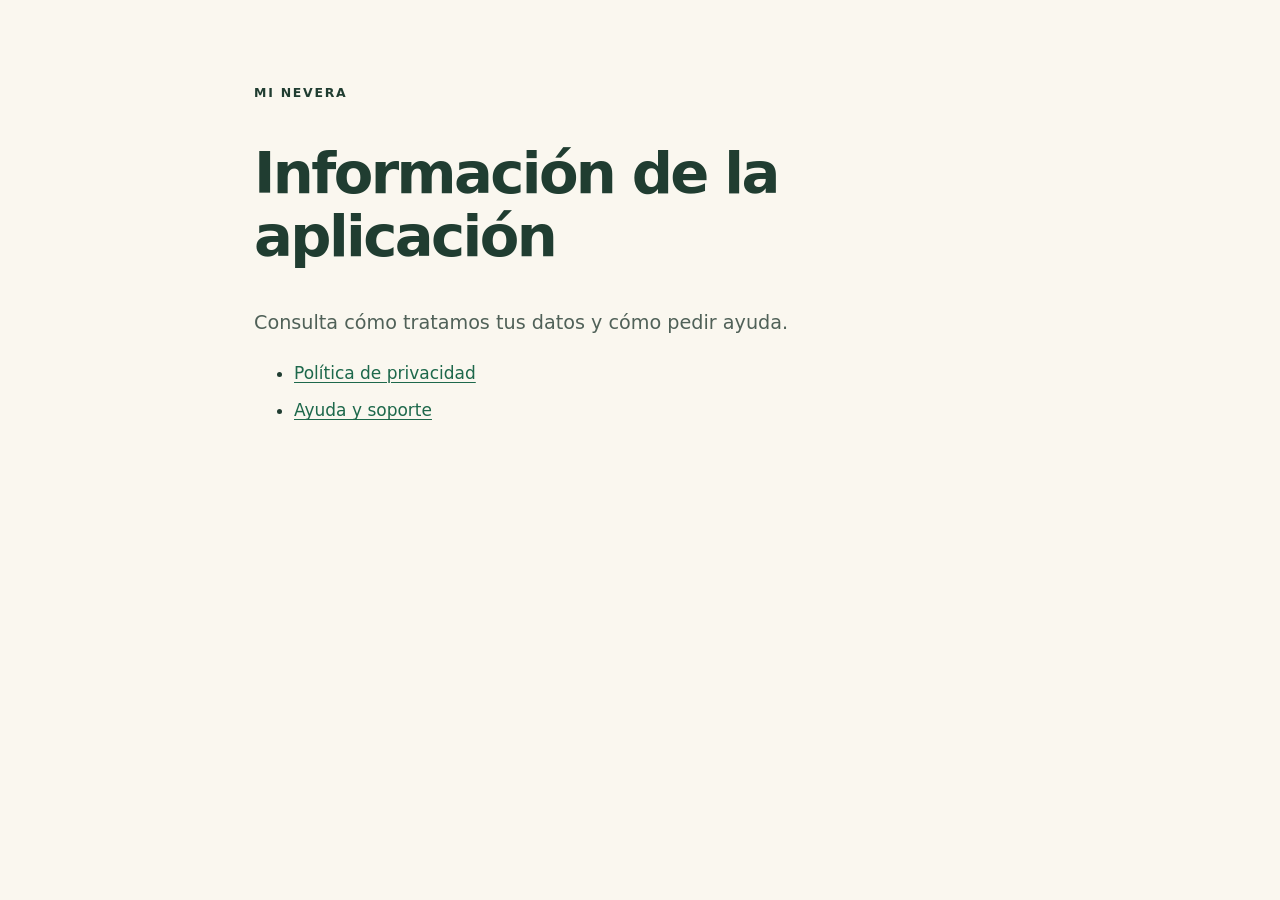
<file: index.html>
<!doctype html>
<html lang="es">
<head>
  <meta charset="utf-8">
  <meta name="viewport" content="width=device-width, initial-scale=1">
  <title>Mi Nevera · Información</title>
  <link rel="stylesheet" href="style.css">
</head>
<body>
  <main>
    <p class="eyebrow">MI NEVERA</p>
    <h1>Información de la aplicación</h1>
    <p class="lead">Consulta cómo tratamos tus datos y cómo pedir ayuda.</p>
    <ul>
      <li><a href="privacy.html">Política de privacidad</a></li>
      <li><a href="support.html">Ayuda y soporte</a></li>
    </ul>
  </main>
</body>
</html>
</file>
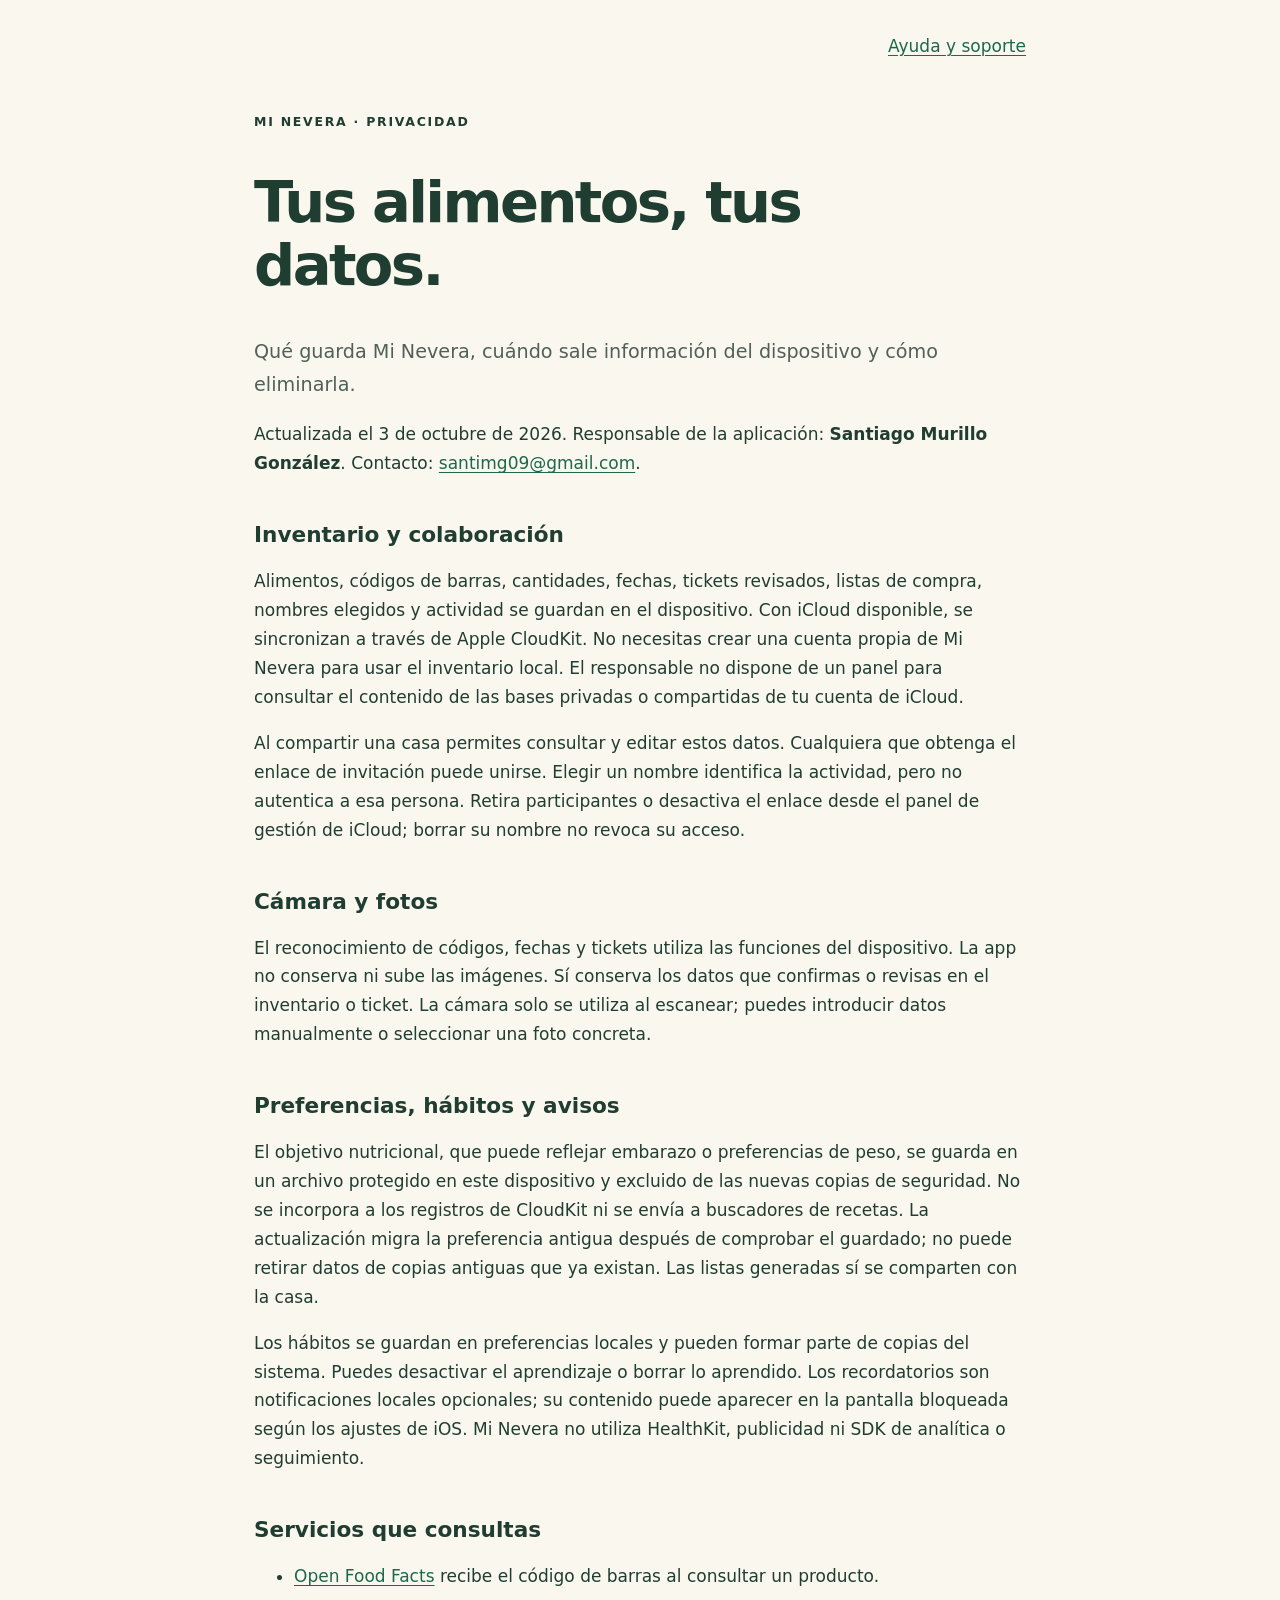
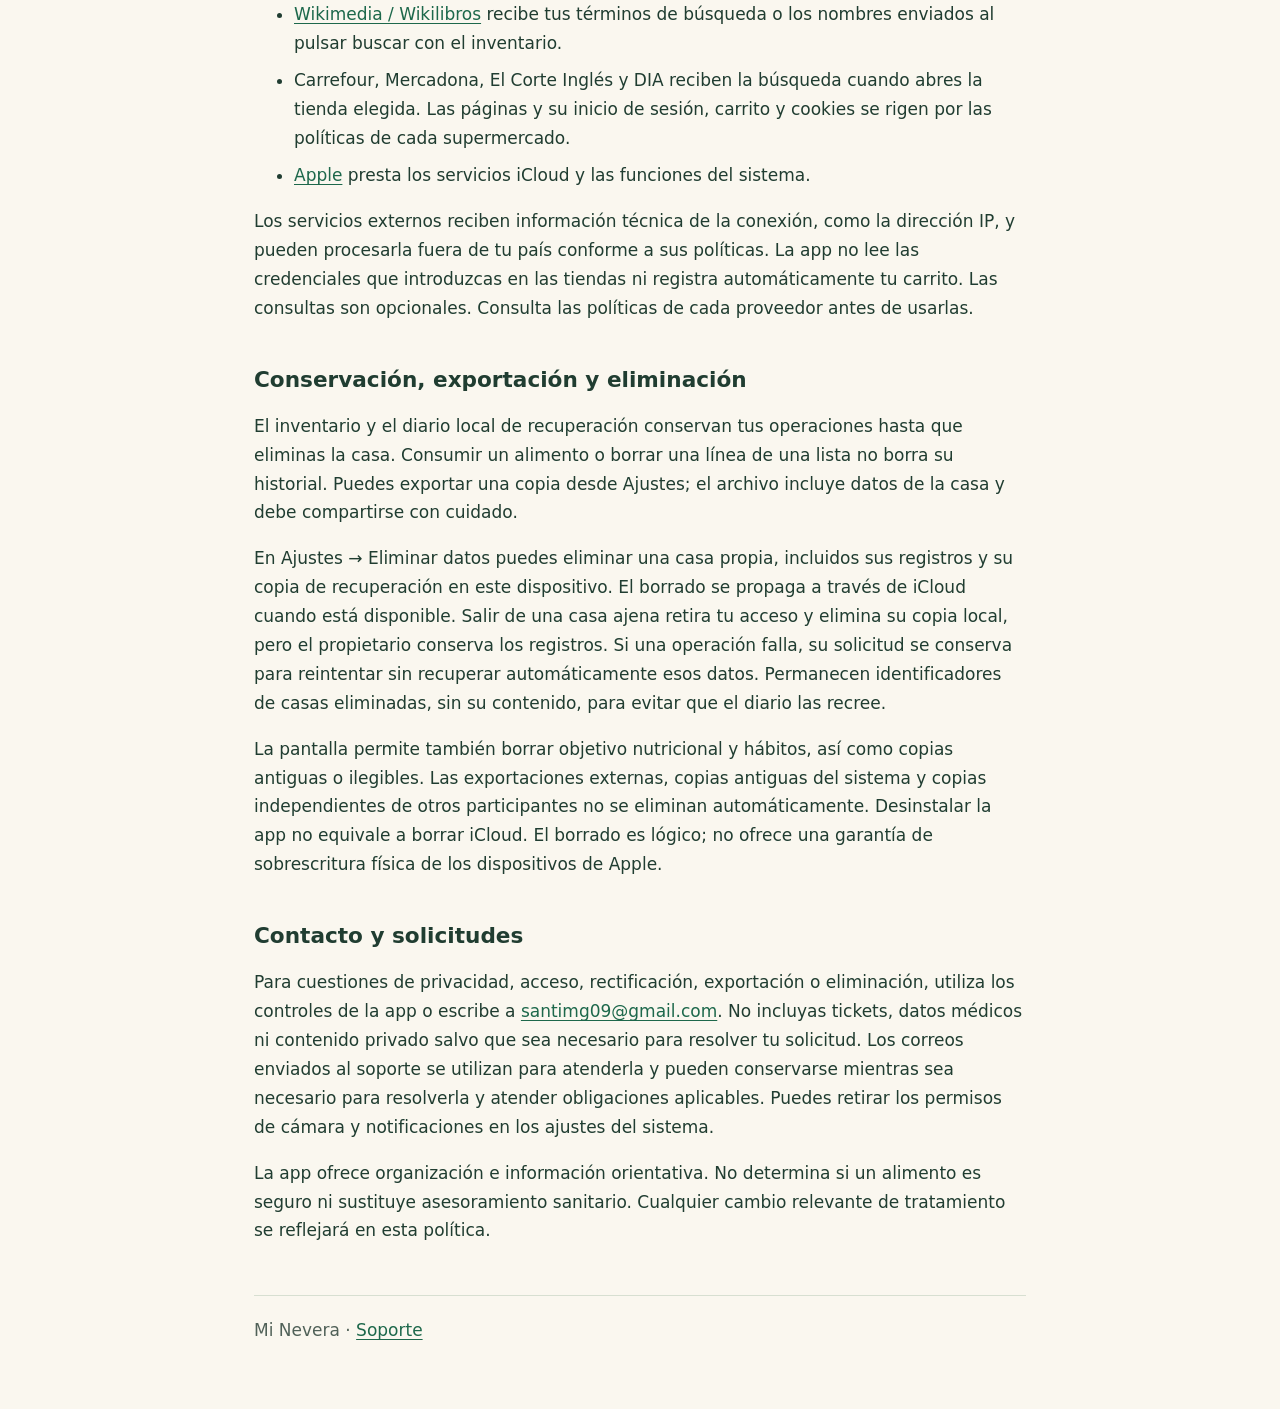
<file: privacy.html>
<!doctype html><html lang="es"><meta charset="utf-8"><meta name="viewport" content="width=device-width, initial-scale=1"><title>Privacidad · Mi Nevera</title><link rel="stylesheet" href="style.css"><body><main>
<nav><a href="support.html">Ayuda y soporte</a></nav><p class="eyebrow">MI NEVERA · PRIVACIDAD</p><h1>Tus alimentos, tus datos.</h1><p class="lead">Qué guarda Mi Nevera, cuándo sale información del dispositivo y cómo eliminarla.</p>
<p>Actualizada el 3 de octubre de 2026. Responsable de la aplicación: <strong>Santiago Murillo González</strong>. Contacto: <a href="mailto:santimg09@gmail.com">santimg09@gmail.com</a>.</p>
<h2>Inventario y colaboración</h2><p>Alimentos, códigos de barras, cantidades, fechas, tickets revisados, listas de compra, nombres elegidos y actividad se guardan en el dispositivo. Con iCloud disponible, se sincronizan a través de Apple CloudKit. No necesitas crear una cuenta propia de Mi Nevera para usar el inventario local. El responsable no dispone de un panel para consultar el contenido de las bases privadas o compartidas de tu cuenta de iCloud.</p>
<p>Al compartir una casa permites consultar y editar estos datos. Cualquiera que obtenga el enlace de invitación puede unirse. Elegir un nombre identifica la actividad, pero no autentica a esa persona. Retira participantes o desactiva el enlace desde el panel de gestión de iCloud; borrar su nombre no revoca su acceso.</p>
<h2>Cámara y fotos</h2><p>El reconocimiento de códigos, fechas y tickets utiliza las funciones del dispositivo. La app no conserva ni sube las imágenes. Sí conserva los datos que confirmas o revisas en el inventario o ticket. La cámara solo se utiliza al escanear; puedes introducir datos manualmente o seleccionar una foto concreta.</p>
<h2>Preferencias, hábitos y avisos</h2><p>El objetivo nutricional, que puede reflejar embarazo o preferencias de peso, se guarda en un archivo protegido en este dispositivo y excluido de las nuevas copias de seguridad. No se incorpora a los registros de CloudKit ni se envía a buscadores de recetas. La actualización migra la preferencia antigua después de comprobar el guardado; no puede retirar datos de copias antiguas que ya existan. Las listas generadas sí se comparten con la casa.</p>
<p>Los hábitos se guardan en preferencias locales y pueden formar parte de copias del sistema. Puedes desactivar el aprendizaje o borrar lo aprendido. Los recordatorios son notificaciones locales opcionales; su contenido puede aparecer en la pantalla bloqueada según los ajustes de iOS. Mi Nevera no utiliza HealthKit, publicidad ni SDK de analítica o seguimiento.</p>
<h2>Servicios que consultas</h2><ul><li><a href="https://world.openfoodfacts.org/privacy">Open Food Facts</a> recibe el código de barras al consultar un producto.</li><li><a href="https://foundation.wikimedia.org/wiki/Policy:Privacy_policy">Wikimedia / Wikilibros</a> recibe tus términos de búsqueda o los nombres enviados al pulsar buscar con el inventario.</li><li>Carrefour, Mercadona, El Corte Inglés y DIA reciben la búsqueda cuando abres la tienda elegida. Las páginas y su inicio de sesión, carrito y cookies se rigen por las políticas de cada supermercado.</li><li><a href="https://www.apple.com/legal/privacy/">Apple</a> presta los servicios iCloud y las funciones del sistema.</li></ul>
<p>Los servicios externos reciben información técnica de la conexión, como la dirección IP, y pueden procesarla fuera de tu país conforme a sus políticas. La app no lee las credenciales que introduzcas en las tiendas ni registra automáticamente tu carrito. Las consultas son opcionales. Consulta las políticas de cada proveedor antes de usarlas.</p>
<h2>Conservación, exportación y eliminación</h2><p>El inventario y el diario local de recuperación conservan tus operaciones hasta que eliminas la casa. Consumir un alimento o borrar una línea de una lista no borra su historial. Puedes exportar una copia desde Ajustes; el archivo incluye datos de la casa y debe compartirse con cuidado.</p>
<p>En Ajustes → Eliminar datos puedes eliminar una casa propia, incluidos sus registros y su copia de recuperación en este dispositivo. El borrado se propaga a través de iCloud cuando está disponible. Salir de una casa ajena retira tu acceso y elimina su copia local, pero el propietario conserva los registros. Si una operación falla, su solicitud se conserva para reintentar sin recuperar automáticamente esos datos. Permanecen identificadores de casas eliminadas, sin su contenido, para evitar que el diario las recree.</p>
<p>La pantalla permite también borrar objetivo nutricional y hábitos, así como copias antiguas o ilegibles. Las exportaciones externas, copias antiguas del sistema y copias independientes de otros participantes no se eliminan automáticamente. Desinstalar la app no equivale a borrar iCloud. El borrado es lógico; no ofrece una garantía de sobrescritura física de los dispositivos de Apple.</p>
<h2>Contacto y solicitudes</h2><p>Para cuestiones de privacidad, acceso, rectificación, exportación o eliminación, utiliza los controles de la app o escribe a <a href="mailto:santimg09@gmail.com">santimg09@gmail.com</a>. No incluyas tickets, datos médicos ni contenido privado salvo que sea necesario para resolver tu solicitud. Los correos enviados al soporte se utilizan para atenderla y pueden conservarse mientras sea necesario para resolverla y atender obligaciones aplicables. Puedes retirar los permisos de cámara y notificaciones en los ajustes del sistema.</p>
<p>La app ofrece organización e información orientativa. No determina si un alimento es seguro ni sustituye asesoramiento sanitario. Cualquier cambio relevante de tratamiento se reflejará en esta política.</p>
<footer>Mi Nevera · <a href="support.html">Soporte</a></footer></main></body></html>
</file>
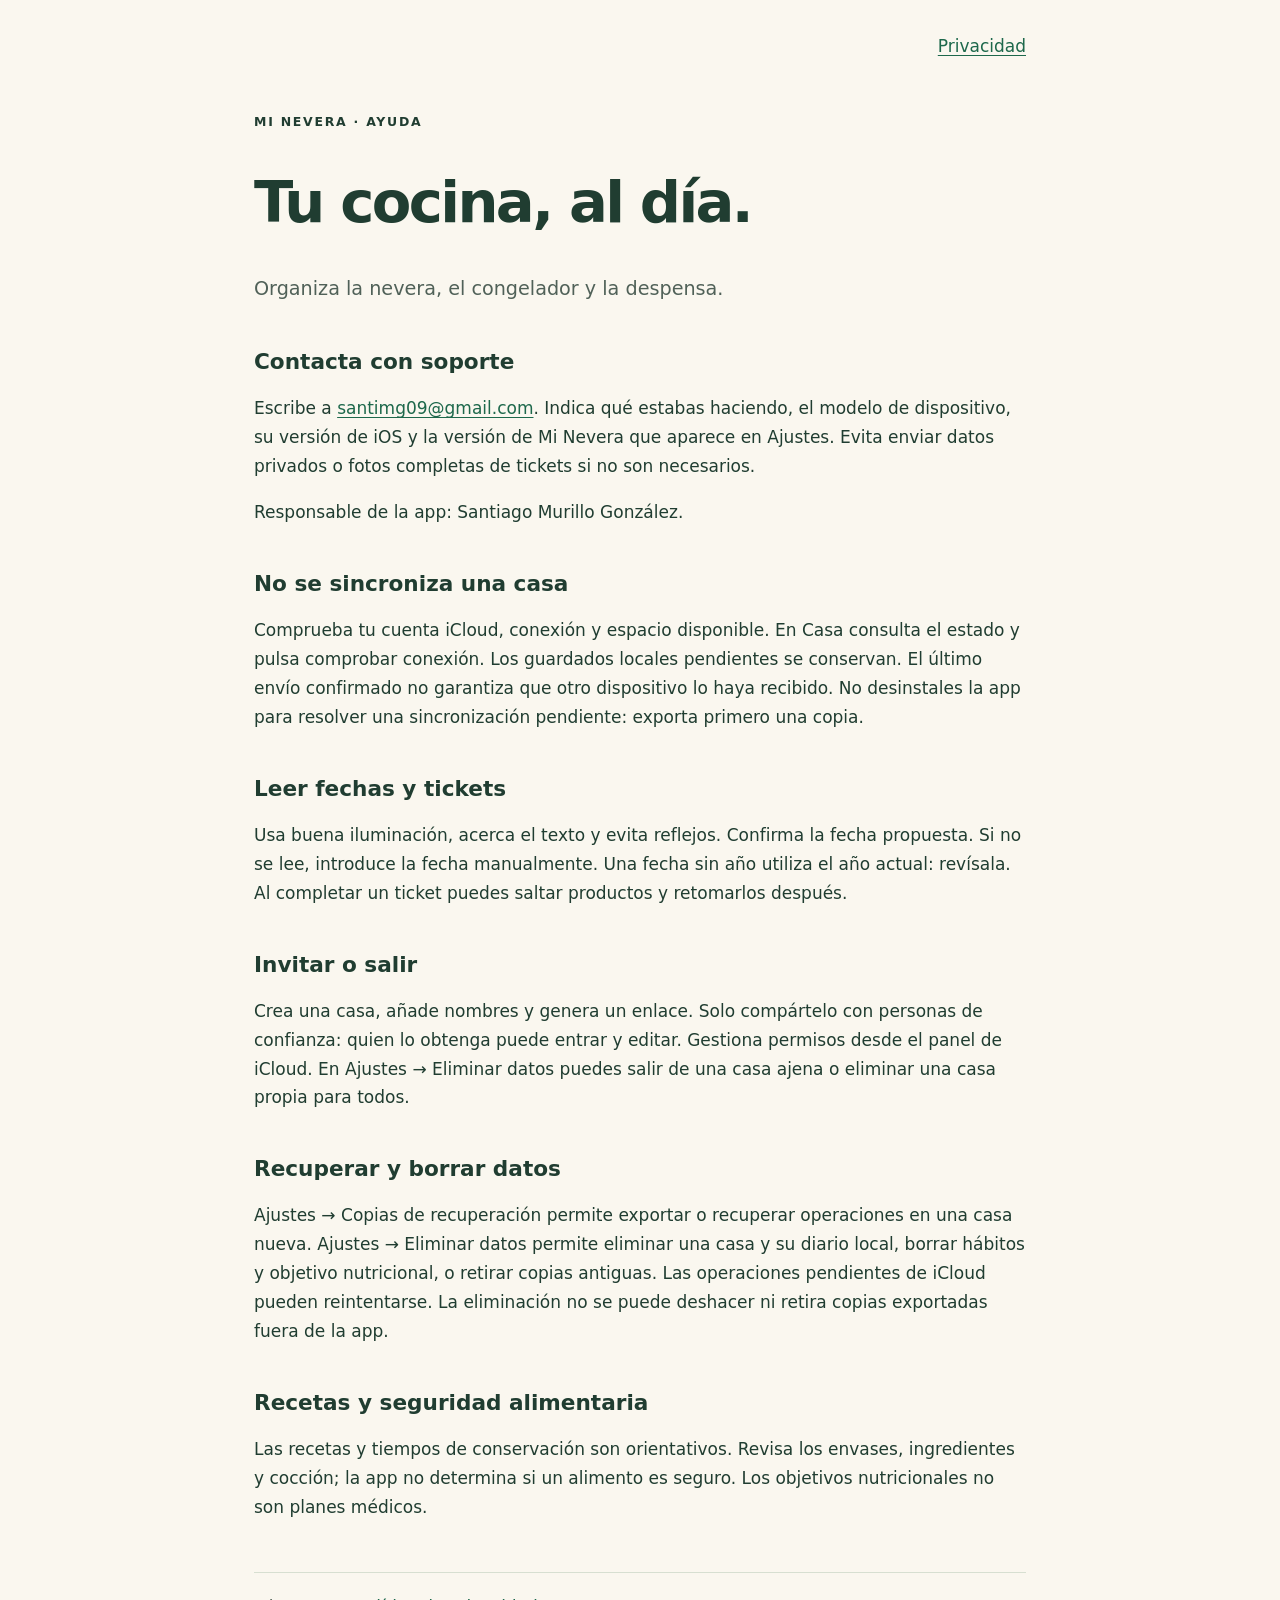
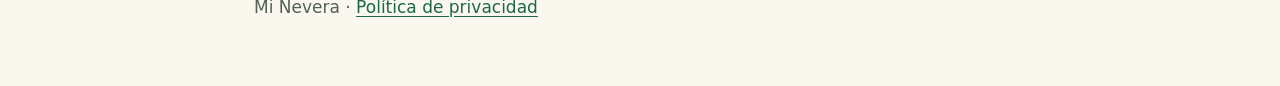
<file: support.html>
<!doctype html><html lang="es"><meta charset="utf-8"><meta name="viewport" content="width=device-width, initial-scale=1"><title>Ayuda · Mi Nevera</title><link rel="stylesheet" href="style.css"><body><main><nav><a href="privacy.html">Privacidad</a></nav><p class="eyebrow">MI NEVERA · AYUDA</p><h1>Tu cocina, al día.</h1><p class="lead">Organiza la nevera, el congelador y la despensa.</p>
<h2>Contacta con soporte</h2><p>Escribe a <a href="mailto:santimg09@gmail.com">santimg09@gmail.com</a>. Indica qué estabas haciendo, el modelo de dispositivo, su versión de iOS y la versión de Mi Nevera que aparece en Ajustes. Evita enviar datos privados o fotos completas de tickets si no son necesarios.</p><p>Responsable de la app: Santiago Murillo González.</p>
<h2>No se sincroniza una casa</h2><p>Comprueba tu cuenta iCloud, conexión y espacio disponible. En Casa consulta el estado y pulsa comprobar conexión. Los guardados locales pendientes se conservan. El último envío confirmado no garantiza que otro dispositivo lo haya recibido. No desinstales la app para resolver una sincronización pendiente: exporta primero una copia.</p>
<h2>Leer fechas y tickets</h2><p>Usa buena iluminación, acerca el texto y evita reflejos. Confirma la fecha propuesta. Si no se lee, introduce la fecha manualmente. Una fecha sin año utiliza el año actual: revísala. Al completar un ticket puedes saltar productos y retomarlos después.</p>
<h2>Invitar o salir</h2><p>Crea una casa, añade nombres y genera un enlace. Solo compártelo con personas de confianza: quien lo obtenga puede entrar y editar. Gestiona permisos desde el panel de iCloud. En Ajustes → Eliminar datos puedes salir de una casa ajena o eliminar una casa propia para todos.</p>
<h2>Recuperar y borrar datos</h2><p>Ajustes → Copias de recuperación permite exportar o recuperar operaciones en una casa nueva. Ajustes → Eliminar datos permite eliminar una casa y su diario local, borrar hábitos y objetivo nutricional, o retirar copias antiguas. Las operaciones pendientes de iCloud pueden reintentarse. La eliminación no se puede deshacer ni retira copias exportadas fuera de la app.</p>
<h2>Recetas y seguridad alimentaria</h2><p>Las recetas y tiempos de conservación son orientativos. Revisa los envases, ingredientes y cocción; la app no determina si un alimento es seguro. Los objetivos nutricionales no son planes médicos.</p><footer>Mi Nevera · <a href="privacy.html">Política de privacidad</a></footer></main></body></html>
</file>
<file: style.css>
:root{color-scheme:light dark;--bg:#faf7ef;--ink:#203d31;--muted:#506158;--line:#d7dfd1;--link:#1d684b}*{box-sizing:border-box}body{margin:0;background:var(--bg);color:var(--ink);font:17px/1.7 system-ui,sans-serif}main{max-width:820px;margin:auto;padding:32px 24px 64px}nav{text-align:right}.eyebrow{letter-spacing:.14em;font-size:.78rem;font-weight:750;margin-top:50px}h1{font-size:clamp(2.2rem,7vw,3.6rem);line-height:1.1;letter-spacing:-.045em;max-width:650px}h2{font-size:1.35rem;margin-top:2em;line-height:1.3}.lead{font-size:1.2rem;color:var(--muted)}a{color:var(--link);text-underline-offset:.18em}a:focus-visible{outline:3px solid currentColor;outline-offset:4px}footer{margin-top:50px;padding-top:20px;border-top:1px solid var(--line);color:var(--muted)}li{margin-bottom:.5em}@media(prefers-color-scheme:dark){:root{--bg:#14231c;--ink:#e9f1e7;--muted:#bfcdc1;--line:#435647;--link:#b7e0bd}}
</file>
